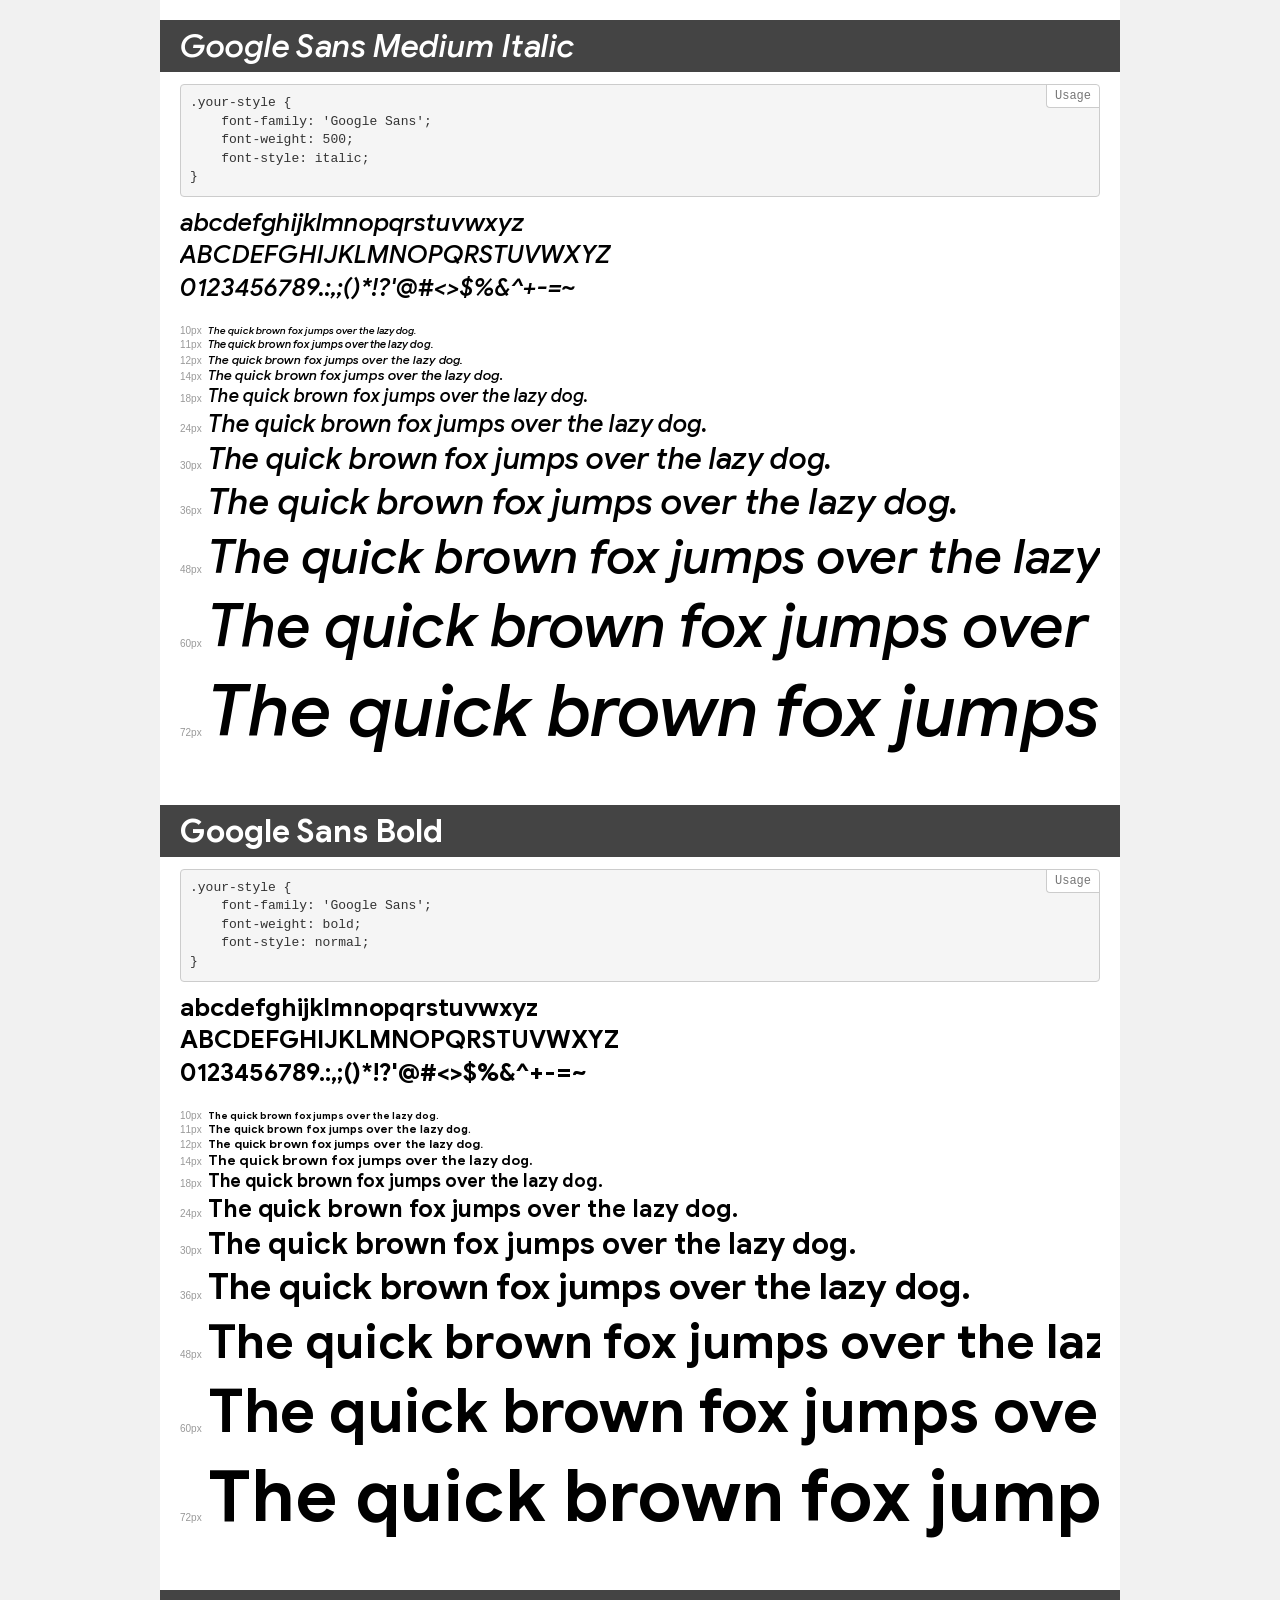
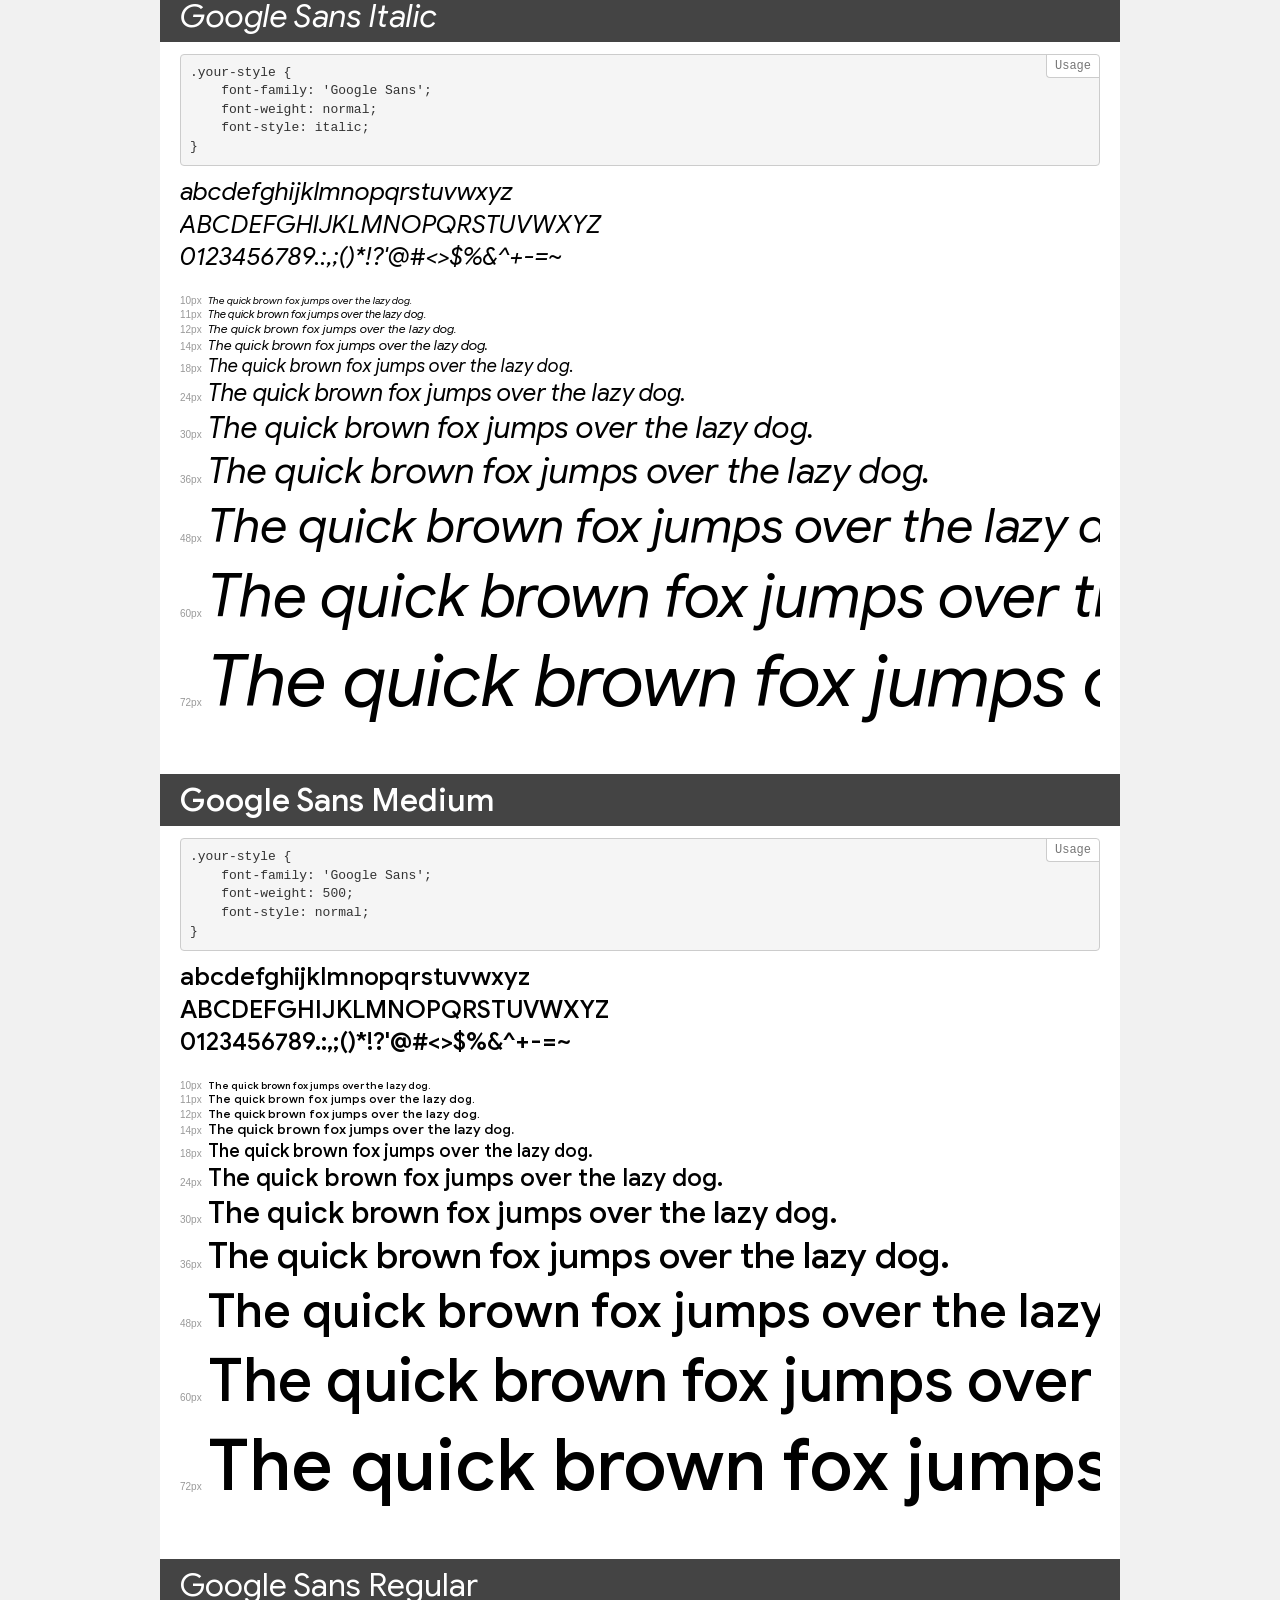
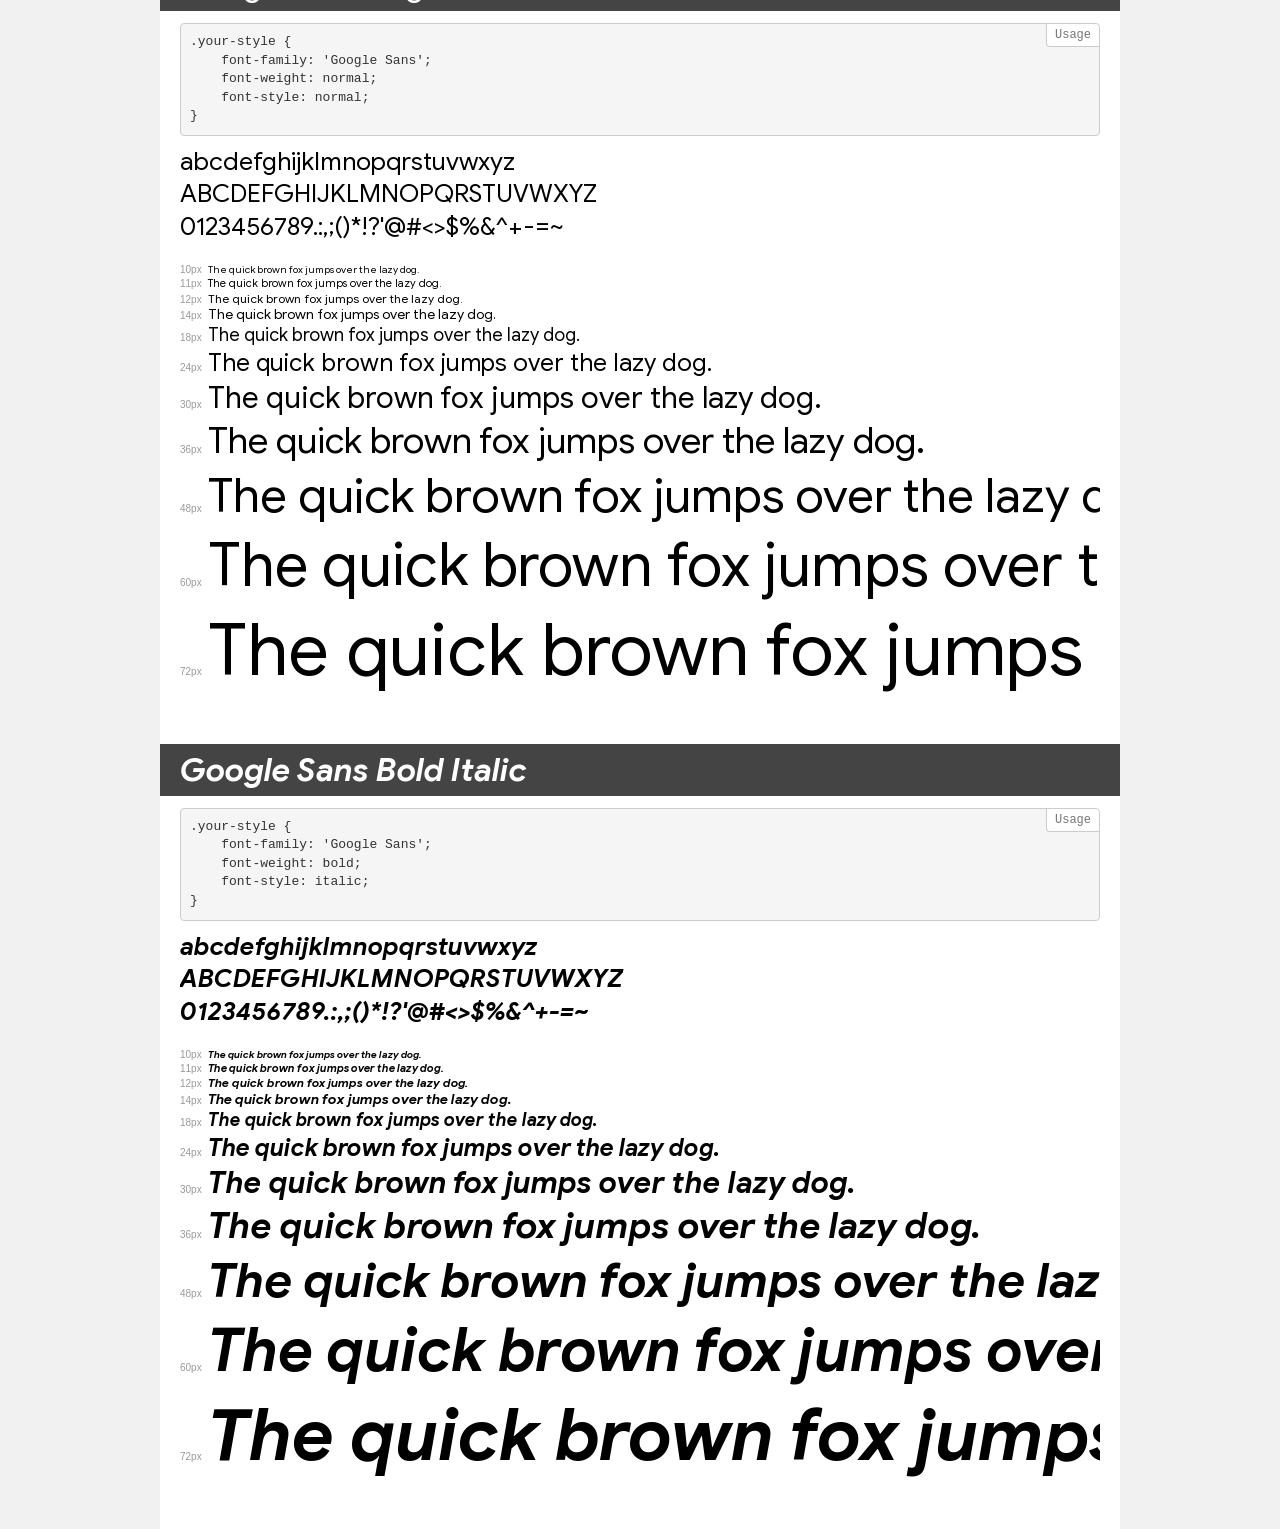
<file: font/demo.html>
<!DOCTYPE html>
<html>
<head>
    <meta charset="utf-8">
    <meta http-equiv="X-UA-Compatible" content="IE=edge">
    <meta name="viewport" content="width=device-width, initial-scale=1">
    <meta name="robots" content="noindex, noarchive">
    <meta name="format-detection" content="telephone=no">
    <title>Transfonter demo</title>
    <link href="stylesheet.css" rel="stylesheet">
    <style>
        /*
        http://meyerweb.com/eric/tools/css/reset/
        v2.0 | 20110126
        License: none (public domain)
        */
        html, body, div, span, applet, object, iframe,
        h1, h2, h3, h4, h5, h6, p, blockquote, pre,
        a, abbr, acronym, address, big, cite, code,
        del, dfn, em, img, ins, kbd, q, s, samp,
        small, strike, strong, sub, sup, tt, var,
        b, u, i, center,
        dl, dt, dd, ol, ul, li,
        fieldset, form, label, legend,
        table, caption, tbody, tfoot, thead, tr, th, td,
        article, aside, canvas, details, embed,
        figure, figcaption, footer, header, hgroup,
        menu, nav, output, ruby, section, summary,
        time, mark, audio, video {
            margin: 0;
            padding: 0;
            border: 0;
            font-size: 100%;
            font: inherit;
            vertical-align: baseline;
        }
        /* HTML5 display-role reset for older browsers */
        article, aside, details, figcaption, figure,
        footer, header, hgroup, menu, nav, section {
            display: block;
        }
        body {
            line-height: 1;
        }
        ol, ul {
            list-style: none;
        }
        blockquote, q {
            quotes: none;
        }
        blockquote:before, blockquote:after,
        q:before, q:after {
            content: '';
            content: none;
        }
        table {
            border-collapse: collapse;
            border-spacing: 0;
        }
        /* common styles */
        body {
            background: #f1f1f1;
            color: #000;
        }
        .page {
            background: #fff;
            width: 920px;
            margin: 0 auto;
            padding: 20px 20px 0 20px;
            overflow: hidden;
        }
        .font-container {
            overflow-x: auto;
            overflow-y: hidden;
            margin-bottom: 40px;
            line-height: 1.3;
            white-space: nowrap;
            padding-bottom: 5px;
        }
        h1 {
            position: relative;
            background: #444;
            font-size: 32px;
            color: #fff;
            padding: 10px 20px;
            margin: 0 -20px 12px -20px;
        }
        .letters {
            font-size: 25px;
            margin-bottom: 20px;
        }
        .s10:before {
            content: '10px';
        }
        .s11:before {
            content: '11px';
        }
        .s12:before {
            content: '12px';
        }
        .s14:before {
            content: '14px';
        }
        .s18:before {
            content: '18px';
        }
        .s24:before {
            content: '24px';
        }
        .s30:before {
            content: '30px';
        }
        .s36:before {
            content: '36px';
        }
        .s48:before {
            content: '48px';
        }
        .s60:before {
            content: '60px';
        }
        .s72:before {
            content: '72px';
        }
        .s10:before, .s11:before, .s12:before, .s14:before,
        .s18:before, .s24:before, .s30:before, .s36:before,
        .s48:before, .s60:before, .s72:before {
            font-family: Arial, sans-serif;
            font-size: 10px;
            font-weight: normal;
            font-style: normal;
            color: #999;
            padding-right: 6px;
        }
        pre {
            display: block;
            position: relative;
            padding: 9px;
            margin: 0 0 10px;
            font-family: Monaco, Menlo, Consolas, "Courier New", monospace !important;
            font-size: 13px;
            line-height: 1.428571429;
            color: #333;
            font-weight: normal !important;
            font-style: normal !important;
            background-color: #f5f5f5;
            border: 1px solid #ccc;
            overflow-x: auto;
            border-radius: 4px;
        }
        pre:after {
            display: block;
            position: absolute;
            right: 0;
            top: 0;
            content: 'Usage';
            line-height: 1;
            padding: 5px 8px;
            font-size: 12px;
            color: #767676;
            background-color: #fff;
            border: 1px solid #ccc;
            border-right: none;
            border-top: none;
            border-radius: 0 4px 0 4px;
            z-index: 10;
        }
        /* responsive */
        @media (max-width: 959px) {
            .page {
                width: auto;
                margin: 0;
            }
        }
    </style>
</head>
<body>
<div class="page">
    <div class="demo" style="font-family: 'Google Sans'; font-weight: 500; font-style: italic;">
        <h1>Google Sans Medium Italic</h1>
        <pre>.your-style {
    font-family: 'Google Sans';
    font-weight: 500;
    font-style: italic;
}</pre>
        <div class="font-container">
            <p class="letters">
                abcdefghijklmnopqrstuvwxyz<br>
ABCDEFGHIJKLMNOPQRSTUVWXYZ<br>
                0123456789.:,;()*!?'@#<>$%&^+-=~
            </p>
            <p class="s10" style="font-size: 10px;">The quick brown fox jumps over the lazy dog.</p>
            <p class="s11" style="font-size: 11px;">The quick brown fox jumps over the lazy dog.</p>
            <p class="s12" style="font-size: 12px;">The quick brown fox jumps over the lazy dog.</p>
            <p class="s14" style="font-size: 14px;">The quick brown fox jumps over the lazy dog.</p>
            <p class="s18" style="font-size: 18px;">The quick brown fox jumps over the lazy dog.</p>
            <p class="s24" style="font-size: 24px;">The quick brown fox jumps over the lazy dog.</p>
            <p class="s30" style="font-size: 30px;">The quick brown fox jumps over the lazy dog.</p>
            <p class="s36" style="font-size: 36px;">The quick brown fox jumps over the lazy dog.</p>
            <p class="s48" style="font-size: 48px;">The quick brown fox jumps over the lazy dog.</p>
            <p class="s60" style="font-size: 60px;">The quick brown fox jumps over the lazy dog.</p>
            <p class="s72" style="font-size: 72px;">The quick brown fox jumps over the lazy dog.</p>
        </div>
    </div>
    <div class="demo" style="font-family: 'Google Sans'; font-weight: bold; font-style: normal;">
        <h1>Google Sans Bold</h1>
        <pre>.your-style {
    font-family: 'Google Sans';
    font-weight: bold;
    font-style: normal;
}</pre>
        <div class="font-container">
            <p class="letters">
                abcdefghijklmnopqrstuvwxyz<br>
ABCDEFGHIJKLMNOPQRSTUVWXYZ<br>
                0123456789.:,;()*!?'@#<>$%&^+-=~
            </p>
            <p class="s10" style="font-size: 10px;">The quick brown fox jumps over the lazy dog.</p>
            <p class="s11" style="font-size: 11px;">The quick brown fox jumps over the lazy dog.</p>
            <p class="s12" style="font-size: 12px;">The quick brown fox jumps over the lazy dog.</p>
            <p class="s14" style="font-size: 14px;">The quick brown fox jumps over the lazy dog.</p>
            <p class="s18" style="font-size: 18px;">The quick brown fox jumps over the lazy dog.</p>
            <p class="s24" style="font-size: 24px;">The quick brown fox jumps over the lazy dog.</p>
            <p class="s30" style="font-size: 30px;">The quick brown fox jumps over the lazy dog.</p>
            <p class="s36" style="font-size: 36px;">The quick brown fox jumps over the lazy dog.</p>
            <p class="s48" style="font-size: 48px;">The quick brown fox jumps over the lazy dog.</p>
            <p class="s60" style="font-size: 60px;">The quick brown fox jumps over the lazy dog.</p>
            <p class="s72" style="font-size: 72px;">The quick brown fox jumps over the lazy dog.</p>
        </div>
    </div>
    <div class="demo" style="font-family: 'Google Sans'; font-weight: normal; font-style: italic;">
        <h1>Google Sans Italic</h1>
        <pre>.your-style {
    font-family: 'Google Sans';
    font-weight: normal;
    font-style: italic;
}</pre>
        <div class="font-container">
            <p class="letters">
                abcdefghijklmnopqrstuvwxyz<br>
ABCDEFGHIJKLMNOPQRSTUVWXYZ<br>
                0123456789.:,;()*!?'@#<>$%&^+-=~
            </p>
            <p class="s10" style="font-size: 10px;">The quick brown fox jumps over the lazy dog.</p>
            <p class="s11" style="font-size: 11px;">The quick brown fox jumps over the lazy dog.</p>
            <p class="s12" style="font-size: 12px;">The quick brown fox jumps over the lazy dog.</p>
            <p class="s14" style="font-size: 14px;">The quick brown fox jumps over the lazy dog.</p>
            <p class="s18" style="font-size: 18px;">The quick brown fox jumps over the lazy dog.</p>
            <p class="s24" style="font-size: 24px;">The quick brown fox jumps over the lazy dog.</p>
            <p class="s30" style="font-size: 30px;">The quick brown fox jumps over the lazy dog.</p>
            <p class="s36" style="font-size: 36px;">The quick brown fox jumps over the lazy dog.</p>
            <p class="s48" style="font-size: 48px;">The quick brown fox jumps over the lazy dog.</p>
            <p class="s60" style="font-size: 60px;">The quick brown fox jumps over the lazy dog.</p>
            <p class="s72" style="font-size: 72px;">The quick brown fox jumps over the lazy dog.</p>
        </div>
    </div>
    <div class="demo" style="font-family: 'Google Sans'; font-weight: 500; font-style: normal;">
        <h1>Google Sans Medium</h1>
        <pre>.your-style {
    font-family: 'Google Sans';
    font-weight: 500;
    font-style: normal;
}</pre>
        <div class="font-container">
            <p class="letters">
                abcdefghijklmnopqrstuvwxyz<br>
ABCDEFGHIJKLMNOPQRSTUVWXYZ<br>
                0123456789.:,;()*!?'@#<>$%&^+-=~
            </p>
            <p class="s10" style="font-size: 10px;">The quick brown fox jumps over the lazy dog.</p>
            <p class="s11" style="font-size: 11px;">The quick brown fox jumps over the lazy dog.</p>
            <p class="s12" style="font-size: 12px;">The quick brown fox jumps over the lazy dog.</p>
            <p class="s14" style="font-size: 14px;">The quick brown fox jumps over the lazy dog.</p>
            <p class="s18" style="font-size: 18px;">The quick brown fox jumps over the lazy dog.</p>
            <p class="s24" style="font-size: 24px;">The quick brown fox jumps over the lazy dog.</p>
            <p class="s30" style="font-size: 30px;">The quick brown fox jumps over the lazy dog.</p>
            <p class="s36" style="font-size: 36px;">The quick brown fox jumps over the lazy dog.</p>
            <p class="s48" style="font-size: 48px;">The quick brown fox jumps over the lazy dog.</p>
            <p class="s60" style="font-size: 60px;">The quick brown fox jumps over the lazy dog.</p>
            <p class="s72" style="font-size: 72px;">The quick brown fox jumps over the lazy dog.</p>
        </div>
    </div>
    <div class="demo" style="font-family: 'Google Sans'; font-weight: normal; font-style: normal;">
        <h1>Google Sans Regular</h1>
        <pre>.your-style {
    font-family: 'Google Sans';
    font-weight: normal;
    font-style: normal;
}</pre>
        <div class="font-container">
            <p class="letters">
                abcdefghijklmnopqrstuvwxyz<br>
ABCDEFGHIJKLMNOPQRSTUVWXYZ<br>
                0123456789.:,;()*!?'@#<>$%&^+-=~
            </p>
            <p class="s10" style="font-size: 10px;">The quick brown fox jumps over the lazy dog.</p>
            <p class="s11" style="font-size: 11px;">The quick brown fox jumps over the lazy dog.</p>
            <p class="s12" style="font-size: 12px;">The quick brown fox jumps over the lazy dog.</p>
            <p class="s14" style="font-size: 14px;">The quick brown fox jumps over the lazy dog.</p>
            <p class="s18" style="font-size: 18px;">The quick brown fox jumps over the lazy dog.</p>
            <p class="s24" style="font-size: 24px;">The quick brown fox jumps over the lazy dog.</p>
            <p class="s30" style="font-size: 30px;">The quick brown fox jumps over the lazy dog.</p>
            <p class="s36" style="font-size: 36px;">The quick brown fox jumps over the lazy dog.</p>
            <p class="s48" style="font-size: 48px;">The quick brown fox jumps over the lazy dog.</p>
            <p class="s60" style="font-size: 60px;">The quick brown fox jumps over the lazy dog.</p>
            <p class="s72" style="font-size: 72px;">The quick brown fox jumps over the lazy dog.</p>
        </div>
    </div>
    <div class="demo" style="font-family: 'Google Sans'; font-weight: bold; font-style: italic;">
        <h1>Google Sans Bold Italic</h1>
        <pre>.your-style {
    font-family: 'Google Sans';
    font-weight: bold;
    font-style: italic;
}</pre>
        <div class="font-container">
            <p class="letters">
                abcdefghijklmnopqrstuvwxyz<br>
ABCDEFGHIJKLMNOPQRSTUVWXYZ<br>
                0123456789.:,;()*!?'@#<>$%&^+-=~
            </p>
            <p class="s10" style="font-size: 10px;">The quick brown fox jumps over the lazy dog.</p>
            <p class="s11" style="font-size: 11px;">The quick brown fox jumps over the lazy dog.</p>
            <p class="s12" style="font-size: 12px;">The quick brown fox jumps over the lazy dog.</p>
            <p class="s14" style="font-size: 14px;">The quick brown fox jumps over the lazy dog.</p>
            <p class="s18" style="font-size: 18px;">The quick brown fox jumps over the lazy dog.</p>
            <p class="s24" style="font-size: 24px;">The quick brown fox jumps over the lazy dog.</p>
            <p class="s30" style="font-size: 30px;">The quick brown fox jumps over the lazy dog.</p>
            <p class="s36" style="font-size: 36px;">The quick brown fox jumps over the lazy dog.</p>
            <p class="s48" style="font-size: 48px;">The quick brown fox jumps over the lazy dog.</p>
            <p class="s60" style="font-size: 60px;">The quick brown fox jumps over the lazy dog.</p>
            <p class="s72" style="font-size: 72px;">The quick brown fox jumps over the lazy dog.</p>
        </div>
    </div>
</div>
</body>
</html>
</file>
<file: font/stylesheet.css>
@font-face {
    font-family: 'Google Sans';
    src: url('GoogleSans-MediumItalic.eot');
    src: local('Google Sans Medium Italic'), local('GoogleSans-MediumItalic'),
        url('GoogleSans-MediumItalic.eot?#iefix') format('embedded-opentype'),
        url('GoogleSans-MediumItalic.woff2') format('woff2'),
        url('GoogleSans-MediumItalic.woff') format('woff'),
        url('GoogleSans-MediumItalic.ttf') format('truetype');
    font-weight: 500;
    font-style: italic;
}

@font-face {
    font-family: 'Google Sans';
    src: url('GoogleSans-Bold.eot');
    src: local('Google Sans Bold'), local('GoogleSans-Bold'),
        url('GoogleSans-Bold.eot?#iefix') format('embedded-opentype'),
        url('GoogleSans-Bold.woff2') format('woff2'),
        url('GoogleSans-Bold.woff') format('woff'),
        url('GoogleSans-Bold.ttf') format('truetype');
    font-weight: bold;
    font-style: normal;
}

@font-face {
    font-family: 'Google Sans';
    src: url('GoogleSans-Italic.eot');
    src: local('Google Sans Italic'), local('GoogleSans-Italic'),
        url('GoogleSans-Italic.eot?#iefix') format('embedded-opentype'),
        url('GoogleSans-Italic.woff2') format('woff2'),
        url('GoogleSans-Italic.woff') format('woff'),
        url('GoogleSans-Italic.ttf') format('truetype');
    font-weight: normal;
    font-style: italic;
}

@font-face {
    font-family: 'Google Sans';
    src: url('GoogleSans-Medium.eot');
    src: local('Google Sans Medium'), local('GoogleSans-Medium'),
        url('GoogleSans-Medium.eot?#iefix') format('embedded-opentype'),
        url('GoogleSans-Medium.woff2') format('woff2'),
        url('GoogleSans-Medium.woff') format('woff'),
        url('GoogleSans-Medium.ttf') format('truetype');
    font-weight: 500;
    font-style: normal;
}

@font-face {
    font-family: 'Google Sans';
    src: url('GoogleSans-Regular.eot');
    src: local('Google Sans Regular'), local('GoogleSans-Regular'),
        url('GoogleSans-Regular.eot?#iefix') format('embedded-opentype'),
        url('GoogleSans-Regular.woff2') format('woff2'),
        url('GoogleSans-Regular.woff') format('woff'),
        url('GoogleSans-Regular.ttf') format('truetype');
    font-weight: normal;
    font-style: normal;
}

@font-face {
    font-family: 'Google Sans';
    src: url('GoogleSans-BoldItalic.eot');
    src: local('Google Sans Bold Italic'), local('GoogleSans-BoldItalic'),
        url('GoogleSans-BoldItalic.eot?#iefix') format('embedded-opentype'),
        url('GoogleSans-BoldItalic.woff2') format('woff2'),
        url('GoogleSans-BoldItalic.woff') format('woff'),
        url('GoogleSans-BoldItalic.ttf') format('truetype');
    font-weight: bold;
    font-style: italic;
}
</file>
